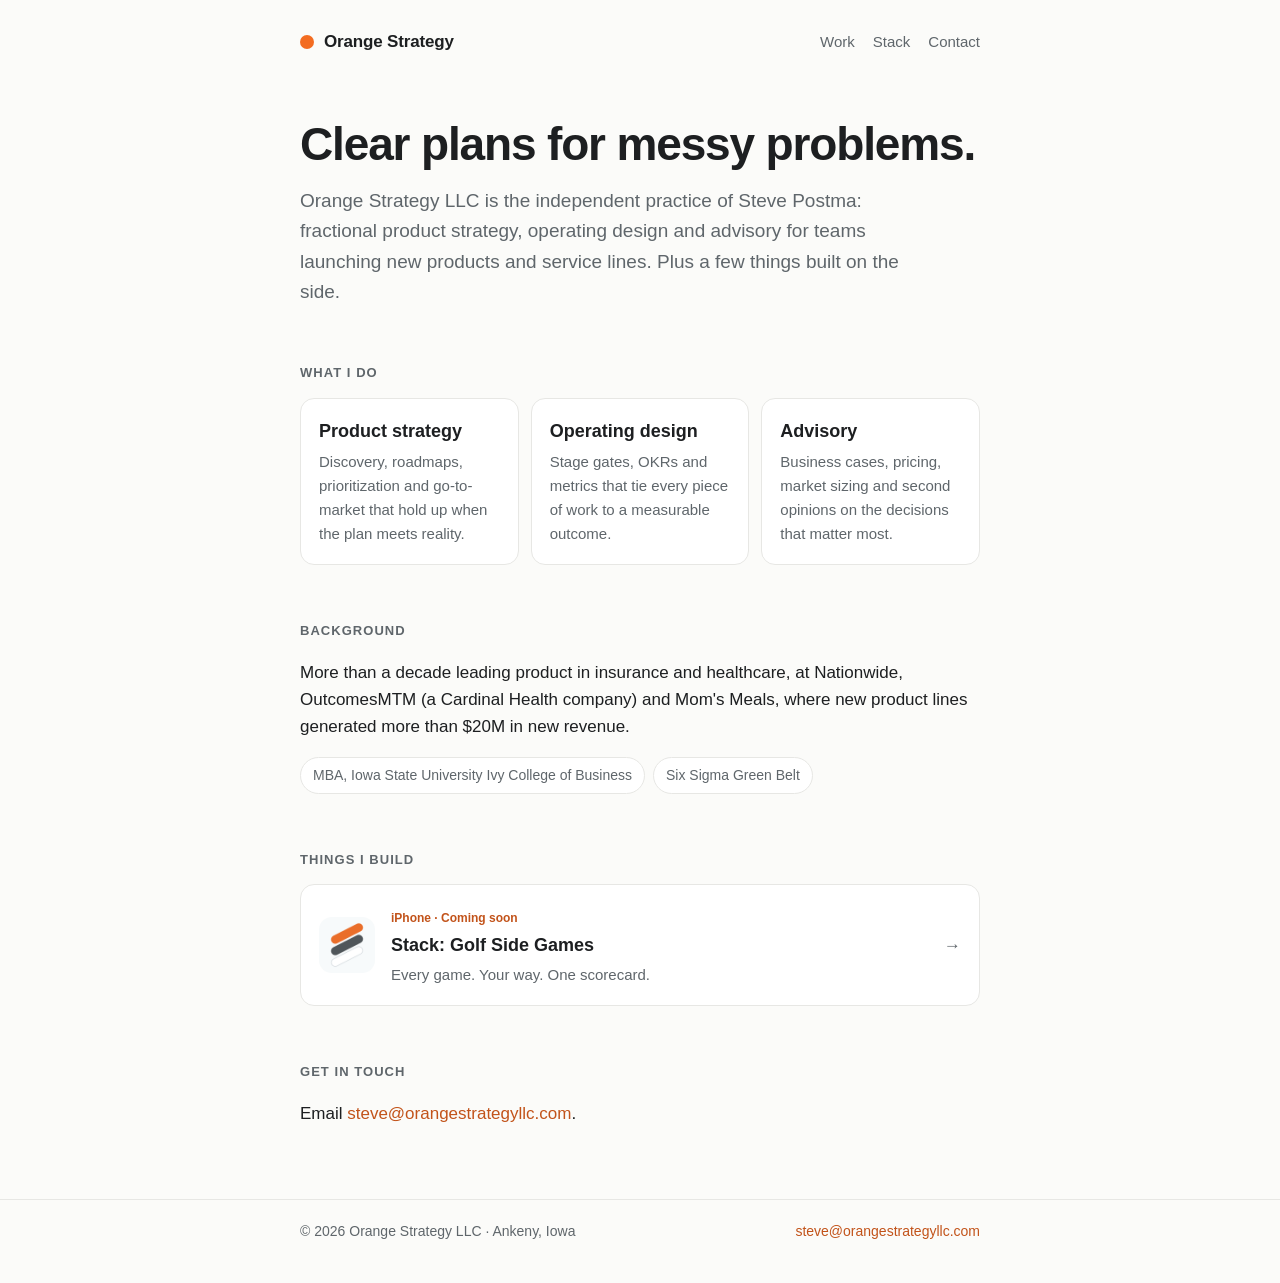
<file: index.html>
<!doctype html><html lang="en"><head><meta charset="utf-8"><meta name="viewport" content="width=device-width,initial-scale=1"><link rel="stylesheet" href="/assets/site.css"><link rel="icon" href="/assets/favicon.svg"><title>Orange Strategy LLC</title><meta name="description" content="Orange Strategy LLC: product strategy, business operations and advisory, plus a few things we build.">
</head><body><header class="site"><div class="wrap"><a class="mark" href="/"><span class="dot"></span>Orange Strategy</a><nav><a href="/#work">Work</a><a href="/stack/">Stack</a><a href="mailto:steve@orangestrategyllc.com">Contact</a></nav></div></header>
<main class="wrap">
<h1>Clear plans for messy problems.</h1>
<p class="lede">Orange Strategy LLC is the independent practice of Steve Postma: fractional product strategy, operating design and advisory for teams launching new products and service lines. Plus a few things built on the side.</p>

<h2 id="work">What I do</h2>
<div class="grid">
<div class="card"><h3>Product strategy</h3><p>Discovery, roadmaps, prioritization and go-to-market that hold up when the plan meets reality.</p></div>
<div class="card"><h3>Operating design</h3><p>Stage gates, OKRs and metrics that tie every piece of work to a measurable outcome.</p></div>
<div class="card"><h3>Advisory</h3><p>Business cases, pricing, market sizing and second opinions on the decisions that matter most.</p></div>
</div>

<h2>Background</h2>
<p>More than a decade leading product in insurance and healthcare, at Nationwide, OutcomesMTM (a Cardinal Health company) and Mom's Meals, where new product lines generated more than $20M in new revenue.</p>
<p class="creds"><span>MBA, Iowa State University Ivy College of Business</span><span>Six Sigma Green Belt</span></p>

<h2>Things I build</h2>
<a class="card" href="/stack/"><img class="icon" src="/assets/stack-icon.png" alt=""><div><span class="tag">iPhone · Coming soon</span><h3>Stack: Golf Side Games</h3><p>Every game. Your way. One scorecard.</p></div><span class="arrow">→</span></a>

<h2>Get in touch</h2>
<p>Email <a href="mailto:steve@orangestrategyllc.com">steve@orangestrategyllc.com</a>.</p>
</main>
<footer><div class="wrap"><span>© 2026 Orange Strategy LLC · Ankeny, Iowa</span><a href="mailto:steve@orangestrategyllc.com">steve@orangestrategyllc.com</a></div></footer></body></html>
</file>
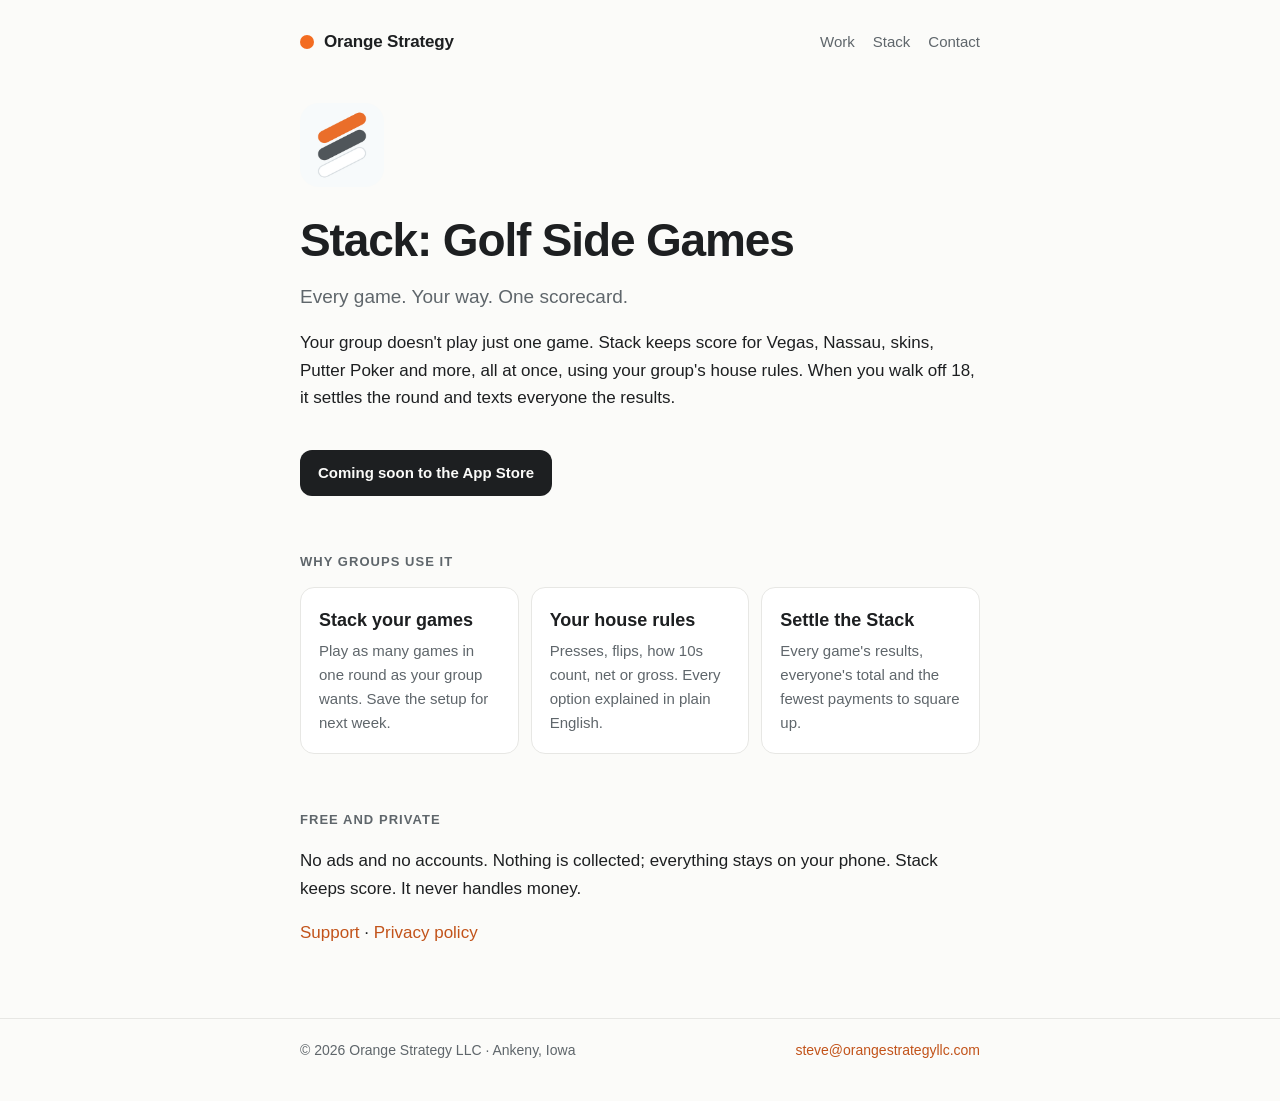
<file: stack/index.html>
<!doctype html><html lang="en"><head><meta charset="utf-8"><meta name="viewport" content="width=device-width,initial-scale=1"><link rel="stylesheet" href="/assets/site.css"><link rel="icon" href="/assets/favicon.svg"><title>Stack: Golf Side Games</title><meta name="description" content="Stack keeps score for all your golf side games at once, with your group's house rules, and settles who owes whom.">
</head><body><header class="site"><div class="wrap"><a class="mark" href="/"><span class="dot"></span>Orange Strategy</a><nav><a href="/#work">Work</a><a href="/stack/">Stack</a><a href="mailto:steve@orangestrategyllc.com">Contact</a></nav></div></header>
<main class="wrap">
<img class="icon" src="/assets/stack-icon.png" alt="Stack app icon" style="width:84px;height:84px;border-radius:19px;margin-top:40px">
<h1 style="margin-top:20px">Stack: Golf Side Games</h1>
<p class="lede">Every game. Your way. One scorecard.</p>
<p>Your group doesn't play just one game. Stack keeps score for Vegas, Nassau, skins, Putter Poker and more, all at once, using your group's house rules. When you walk off 18, it settles the round and texts everyone the results.</p>
<span class="badge">Coming soon to the App Store</span>

<h2>Why groups use it</h2>
<div class="grid">
<div class="card"><h3>Stack your games</h3><p>Play as many games in one round as your group wants. Save the setup for next week.</p></div>
<div class="card"><h3>Your house rules</h3><p>Presses, flips, how 10s count, net or gross. Every option explained in plain English.</p></div>
<div class="card"><h3>Settle the Stack</h3><p>Every game's results, everyone's total and the fewest payments to square up.</p></div>
</div>

<h2>Free and private</h2>
<p>No ads and no accounts. Nothing is collected; everything stays on your phone. Stack keeps score. It never handles money.</p>
<p><a href="/stack/support/">Support</a> · <a href="/stack/privacy/">Privacy policy</a></p>
</main>
<footer><div class="wrap"><span>© 2026 Orange Strategy LLC · Ankeny, Iowa</span><a href="mailto:steve@orangestrategyllc.com">steve@orangestrategyllc.com</a></div></footer></body></html>
</file>
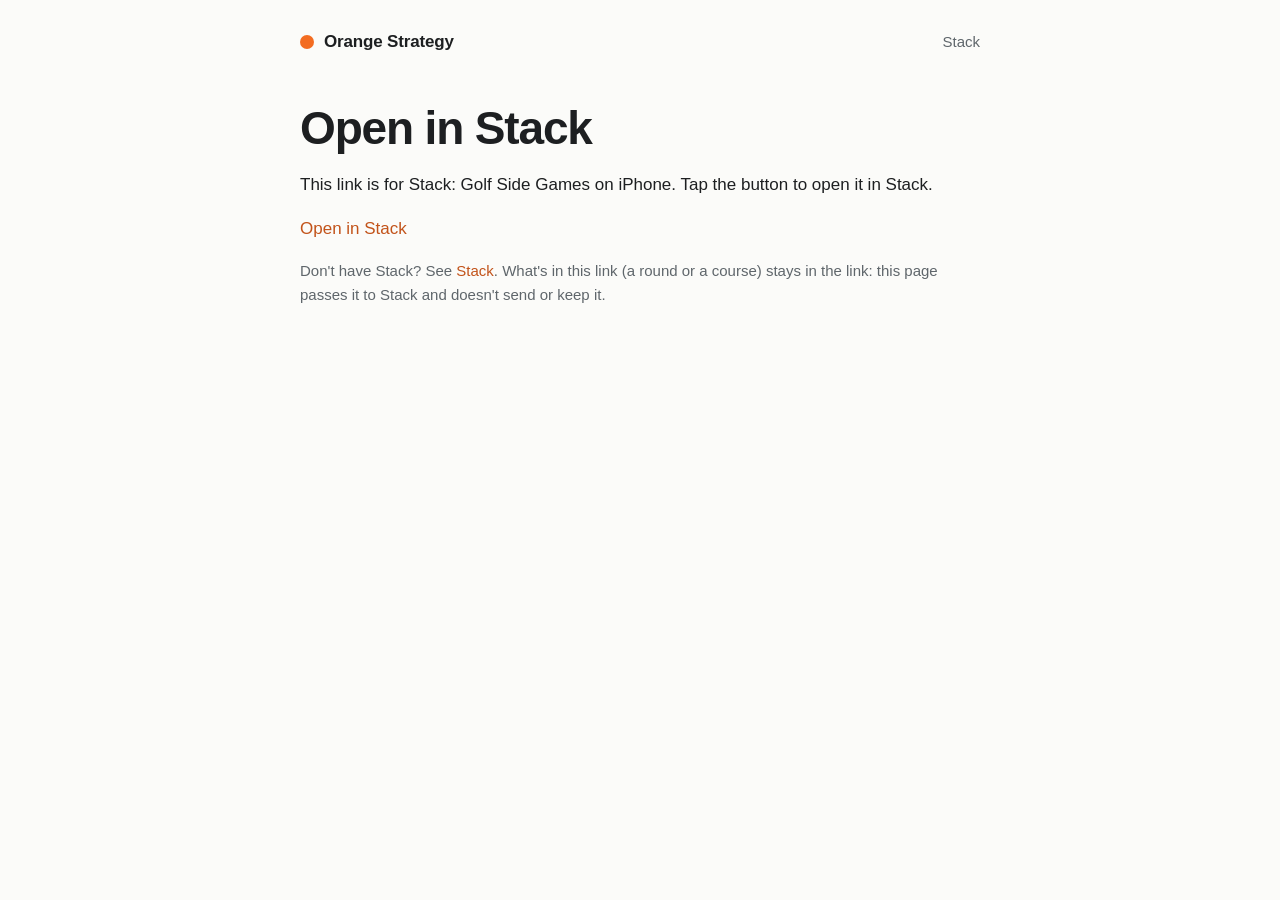
<file: stack/open/index.html>
<!doctype html><html lang="en"><head><meta charset="utf-8"><meta name="viewport" content="width=device-width,initial-scale=1"><link rel="stylesheet" href="/assets/site.css"><link rel="icon" href="/assets/favicon.svg"><title>Open in Stack</title><meta name="robots" content="noindex">
</head><body><header class="site"><div class="wrap"><a class="mark" href="/"><span class="dot"></span>Orange Strategy</a><nav><a href="/stack/">Stack</a></nav></div></header>
<main class="wrap doc"><h1>Open in Stack</h1>
<p>This link is for Stack: Golf Side Games on iPhone. Tap the button to open it in Stack.</p>
<p><a id="open" class="button" href="/stack/">Open in Stack</a></p>
<p class="meta">Don't have Stack? See <a href="/stack/">Stack</a>. What's in this link (a round or a course) stays in the link: this page passes it to Stack and doesn't send or keep it.</p>
</main>
<script>
// Follow along (D-308): everything after "#" stays on this phone (browsers never send it to the website).
(function () {
  var h = location.hash.slice(1);
  if (!/^k=(follow|ask|course)&d=[A-Za-z0-9_\-]{1,300000}$/.test(h)) return;
  var url = "stackgolf://share?" + h;
  document.getElementById("open").setAttribute("href", url);
  location.href = url;
})();
</script>
</body></html>
</file>
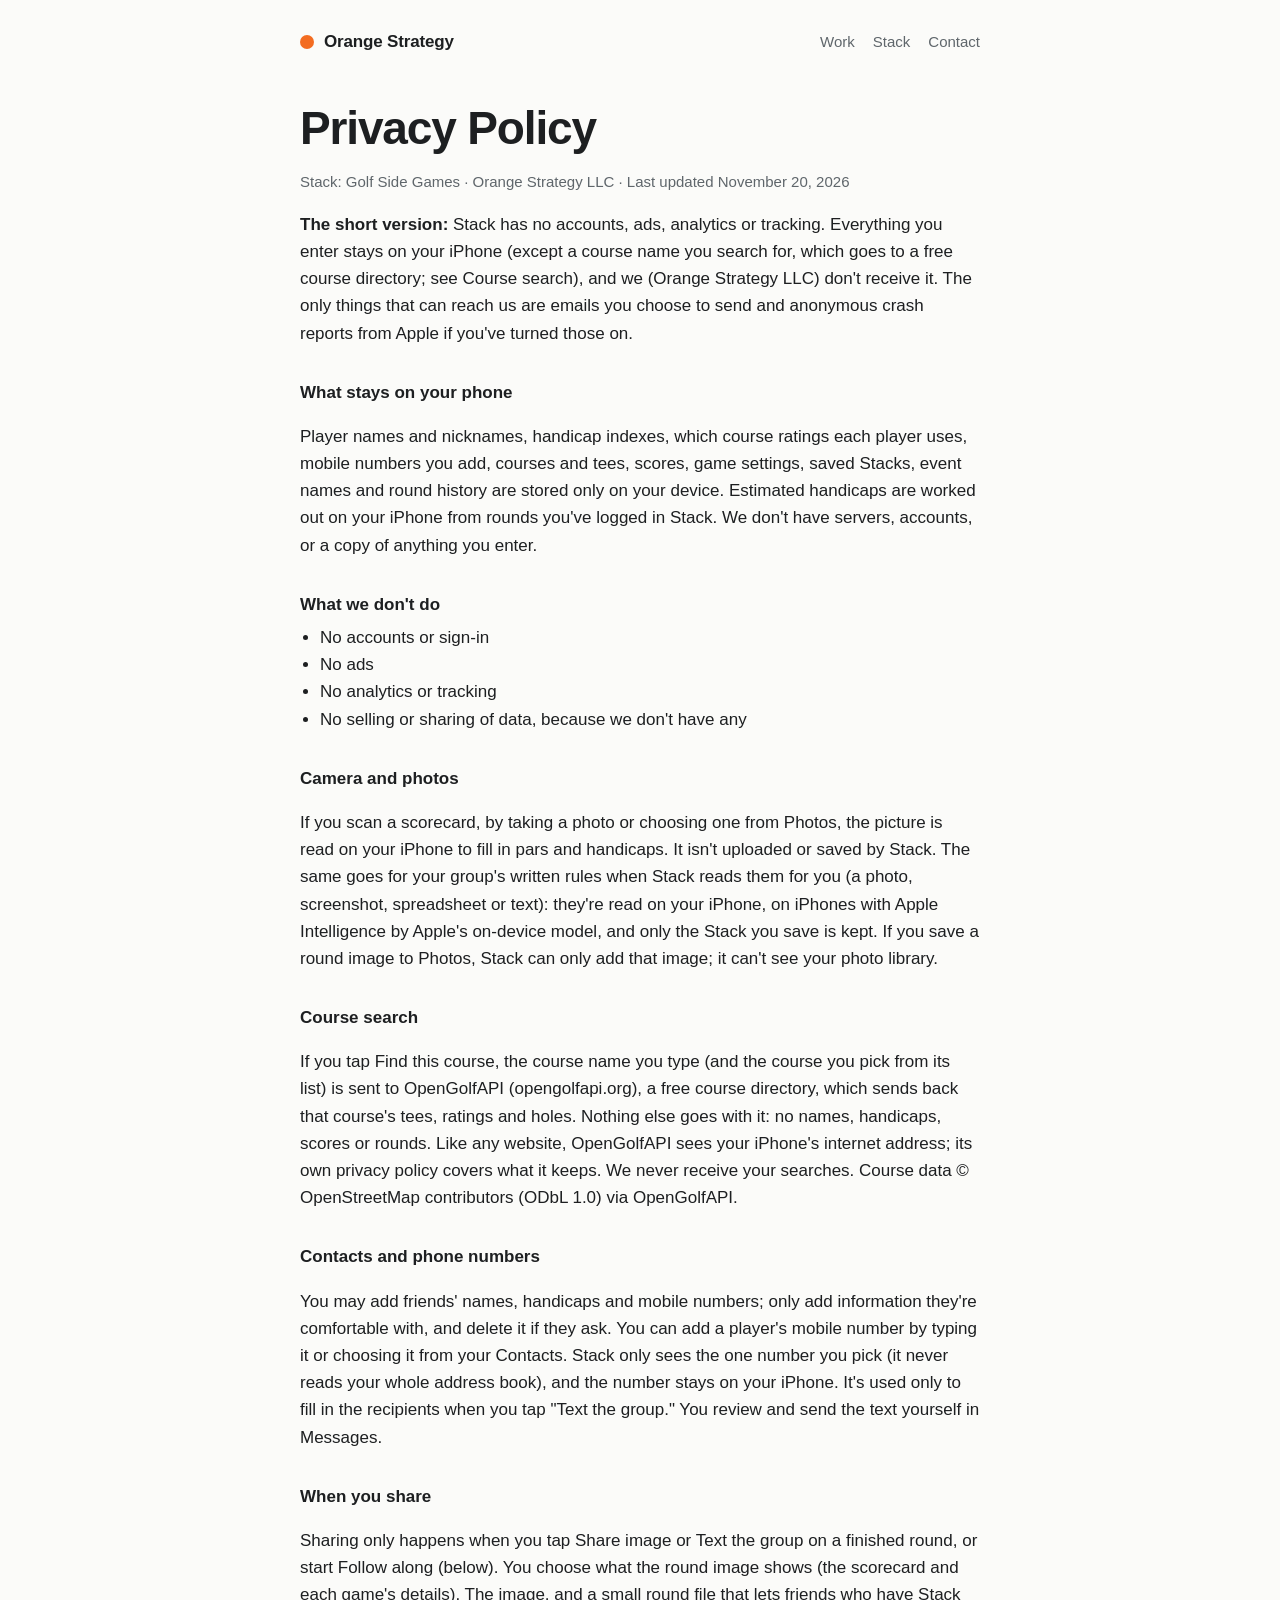
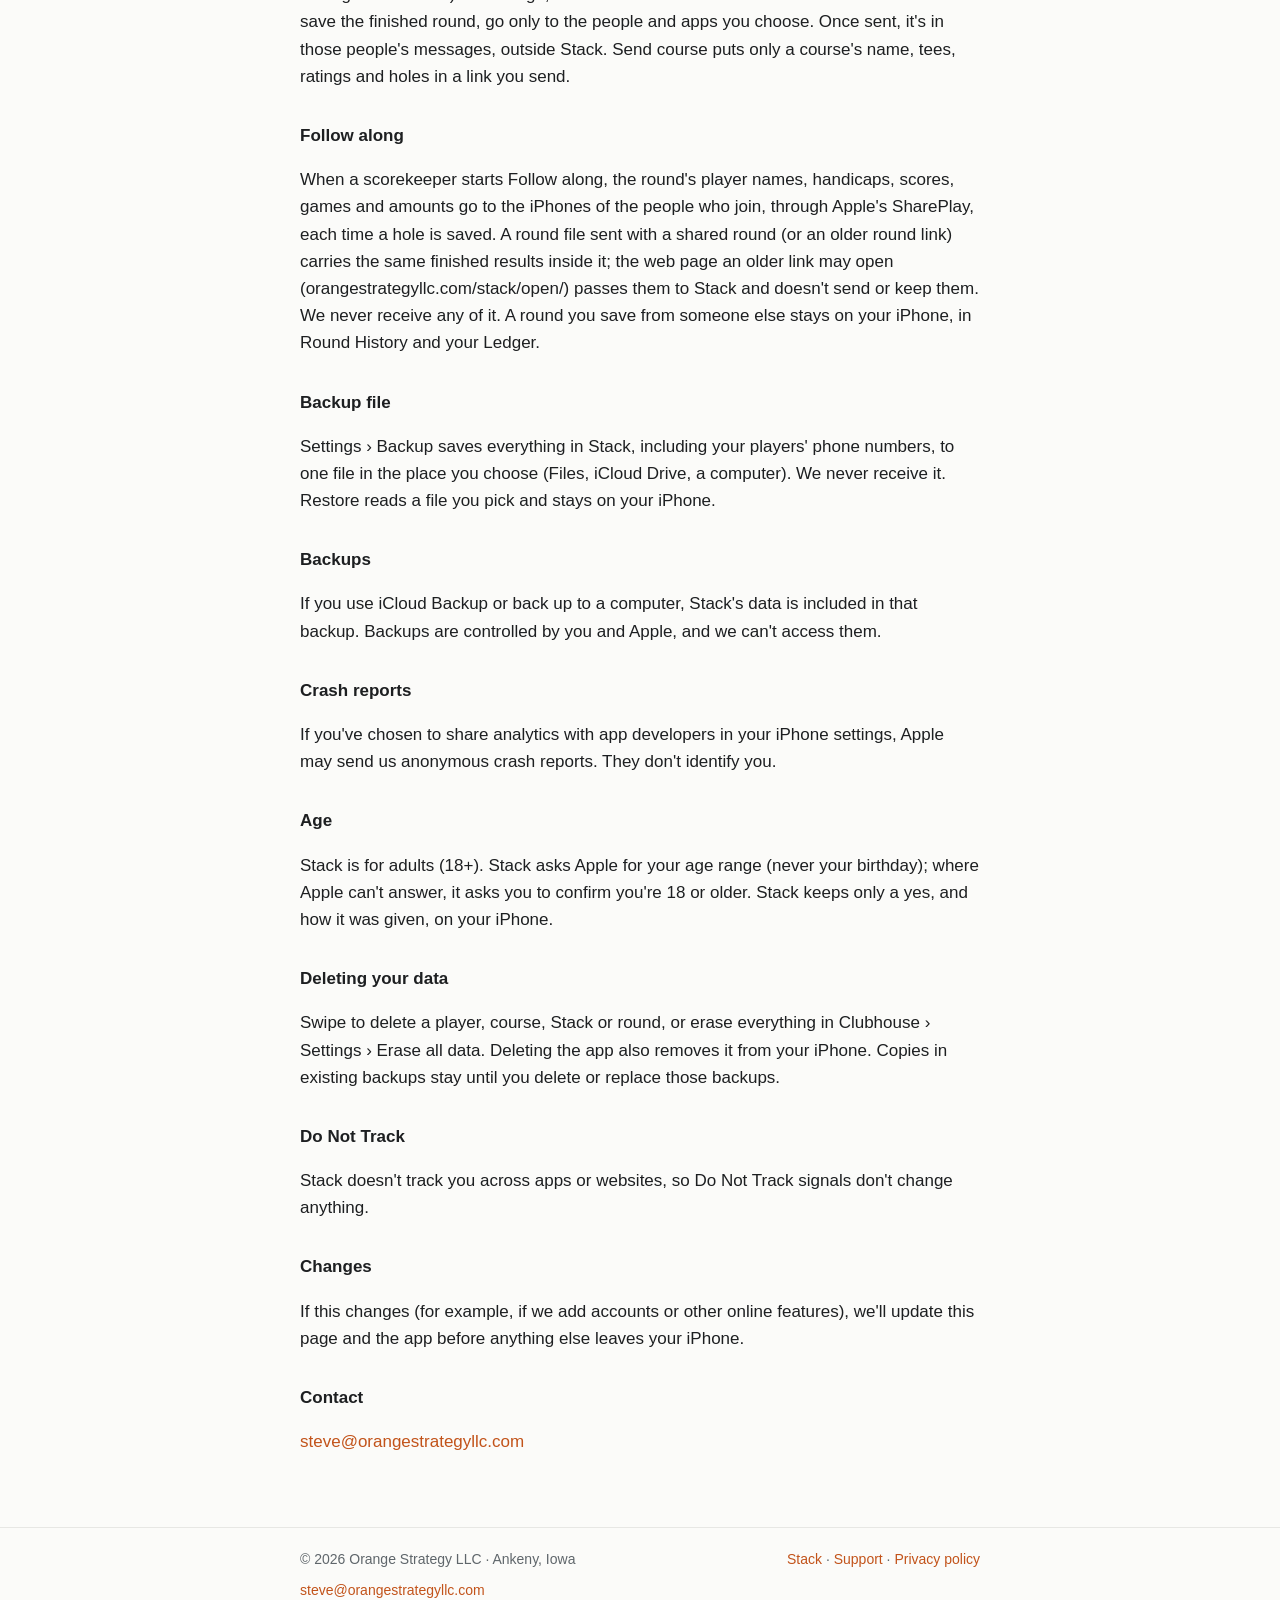
<file: stack/privacy/index.html>
<!doctype html><html lang="en"><head><meta charset="utf-8"><meta name="viewport" content="width=device-width,initial-scale=1"><link rel="stylesheet" href="/assets/site.css"><link rel="icon" href="/assets/favicon.svg"><title>Stack Privacy Policy</title><meta name="description" content="How Stack: Golf Side Games handles your data. Short version: it doesn't collect any.">
</head><body><header class="site"><div class="wrap"><a class="mark" href="/"><span class="dot"></span>Orange Strategy</a><nav><a href="/#work">Work</a><a href="/stack/">Stack</a><a href="mailto:steve@orangestrategyllc.com">Contact</a></nav></div></header>
<main class="wrap doc"><h1>Privacy Policy</h1><p class="meta">Stack: Golf Side Games · Orange Strategy LLC · Last updated November 20, 2026</p>

<p><strong>The short version:</strong> Stack has no accounts, ads, analytics or tracking. Everything you enter stays on your iPhone (except a course name you search for, which goes to a free course directory; see Course search), and we (Orange Strategy LLC) don't receive it. The only things that can reach us are emails you choose to send and anonymous crash reports from Apple if you've turned those on.</p>
<h2>What stays on your phone</h2>
<p>Player names and nicknames, handicap indexes, which course ratings each player uses, mobile numbers you add, courses and tees, scores, game settings, saved Stacks, event names and round history are stored only on your device. Estimated handicaps are worked out on your iPhone from rounds you've logged in Stack. We don't have servers, accounts, or a copy of anything you enter.</p>
<h2>What we don't do</h2>
<ul class="plain">
<li>No accounts or sign-in</li>
<li>No ads</li>
<li>No analytics or tracking</li>
<li>No selling or sharing of data, because we don't have any</li>
</ul>
<h2>Camera and photos</h2>
<p>If you scan a scorecard, by taking a photo or choosing one from Photos, the picture is read on your iPhone to fill in pars and handicaps. It isn't uploaded or saved by Stack. The same goes for your group's written rules when Stack reads them for you (a photo, screenshot, spreadsheet or text): they're read on your iPhone, on iPhones with Apple Intelligence by Apple's on-device model, and only the Stack you save is kept. If you save a round image to Photos, Stack can only add that image; it can't see your photo library.</p>
<h2>Course search</h2>
<p>If you tap Find this course, the course name you type (and the course you pick from its list) is sent to OpenGolfAPI (opengolfapi.org), a free course directory, which sends back that course's tees, ratings and holes. Nothing else goes with it: no names, handicaps, scores or rounds. Like any website, OpenGolfAPI sees your iPhone's internet address; its own privacy policy covers what it keeps. We never receive your searches. Course data © OpenStreetMap contributors (ODbL 1.0) via OpenGolfAPI.</p>
<h2>Contacts and phone numbers</h2>
<p>You may add friends' names, handicaps and mobile numbers; only add information they're comfortable with, and delete it if they ask. You can add a player's mobile number by typing it or choosing it from your Contacts. Stack only sees the one number you pick (it never reads your whole address book), and the number stays on your iPhone. It's used only to fill in the recipients when you tap "Text the group." You review and send the text yourself in Messages.</p>
<h2>When you share</h2>
<p>Sharing only happens when you tap Share image or Text the group on a finished round, or start Follow along (below). You choose what the round image shows (the scorecard and each game's details). The image, and a small round file that lets friends who have Stack save the finished round, go only to the people and apps you choose. Once sent, it's in those people's messages, outside Stack. Send course puts only a course's name, tees, ratings and holes in a link you send.</p>
<h2>Follow along</h2>
<p>When a scorekeeper starts Follow along, the round's player names, handicaps, scores, games and amounts go to the iPhones of the people who join, through Apple's SharePlay, each time a hole is saved. A round file sent with a shared round (or an older round link) carries the same finished results inside it; the web page an older link may open (orangestrategyllc.com/stack/open/) passes them to Stack and doesn't send or keep them. We never receive any of it. A round you save from someone else stays on your iPhone, in Round History and your Ledger.</p>
<h2>Backup file</h2>
<p>Settings › Backup saves everything in Stack, including your players' phone numbers, to one file in the place you choose (Files, iCloud Drive, a computer). We never receive it. Restore reads a file you pick and stays on your iPhone.</p>
<h2>Backups</h2>
<p>If you use iCloud Backup or back up to a computer, Stack's data is included in that backup. Backups are controlled by you and Apple, and we can't access them.</p>
<h2>Crash reports</h2>
<p>If you've chosen to share analytics with app developers in your iPhone settings, Apple may send us anonymous crash reports. They don't identify you.</p>
<h2>Age</h2>
<p>Stack is for adults (18+). Stack asks Apple for your age range (never your birthday); where Apple can't answer, it asks you to confirm you're 18 or older. Stack keeps only a yes, and how it was given, on your iPhone.</p>
<h2>Deleting your data</h2>
<p>Swipe to delete a player, course, Stack or round, or erase everything in Clubhouse › Settings › Erase all data. Deleting the app also removes it from your iPhone. Copies in existing backups stay until you delete or replace those backups.</p>
<h2>Do Not Track</h2>
<p>Stack doesn't track you across apps or websites, so Do Not Track signals don't change anything.</p>
<h2>Changes</h2>
<p>If this changes (for example, if we add accounts or other online features), we'll update this page and the app before anything else leaves your iPhone.</p>
<h2>Contact</h2>
<p><a href="mailto:steve@orangestrategyllc.com">steve@orangestrategyllc.com</a></p></main>
<footer><div class="wrap"><span>© 2026 Orange Strategy LLC · Ankeny, Iowa</span><span><a href="/stack/">Stack</a> · <a href="/stack/support/">Support</a> · <a href="/stack/privacy/">Privacy policy</a></span><a href="mailto:steve@orangestrategyllc.com">steve@orangestrategyllc.com</a></div></footer></body></html>
</file>
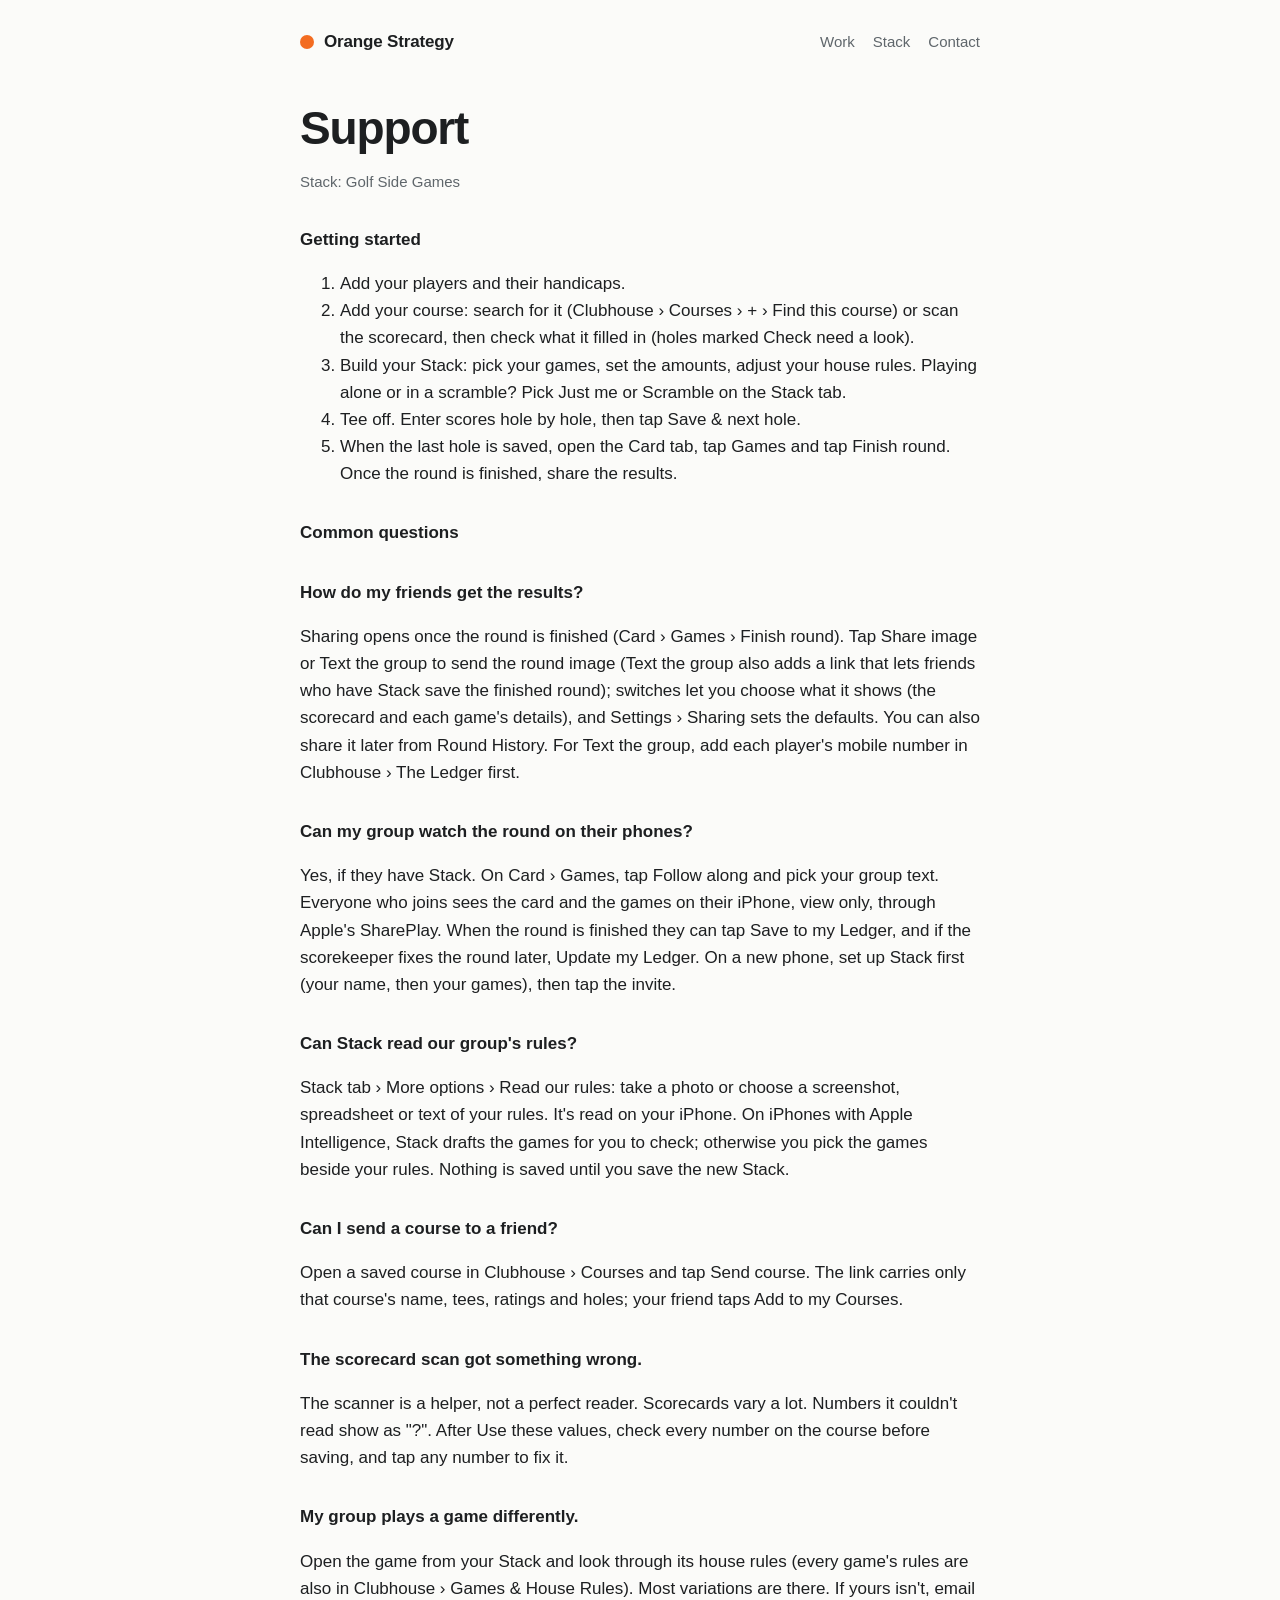
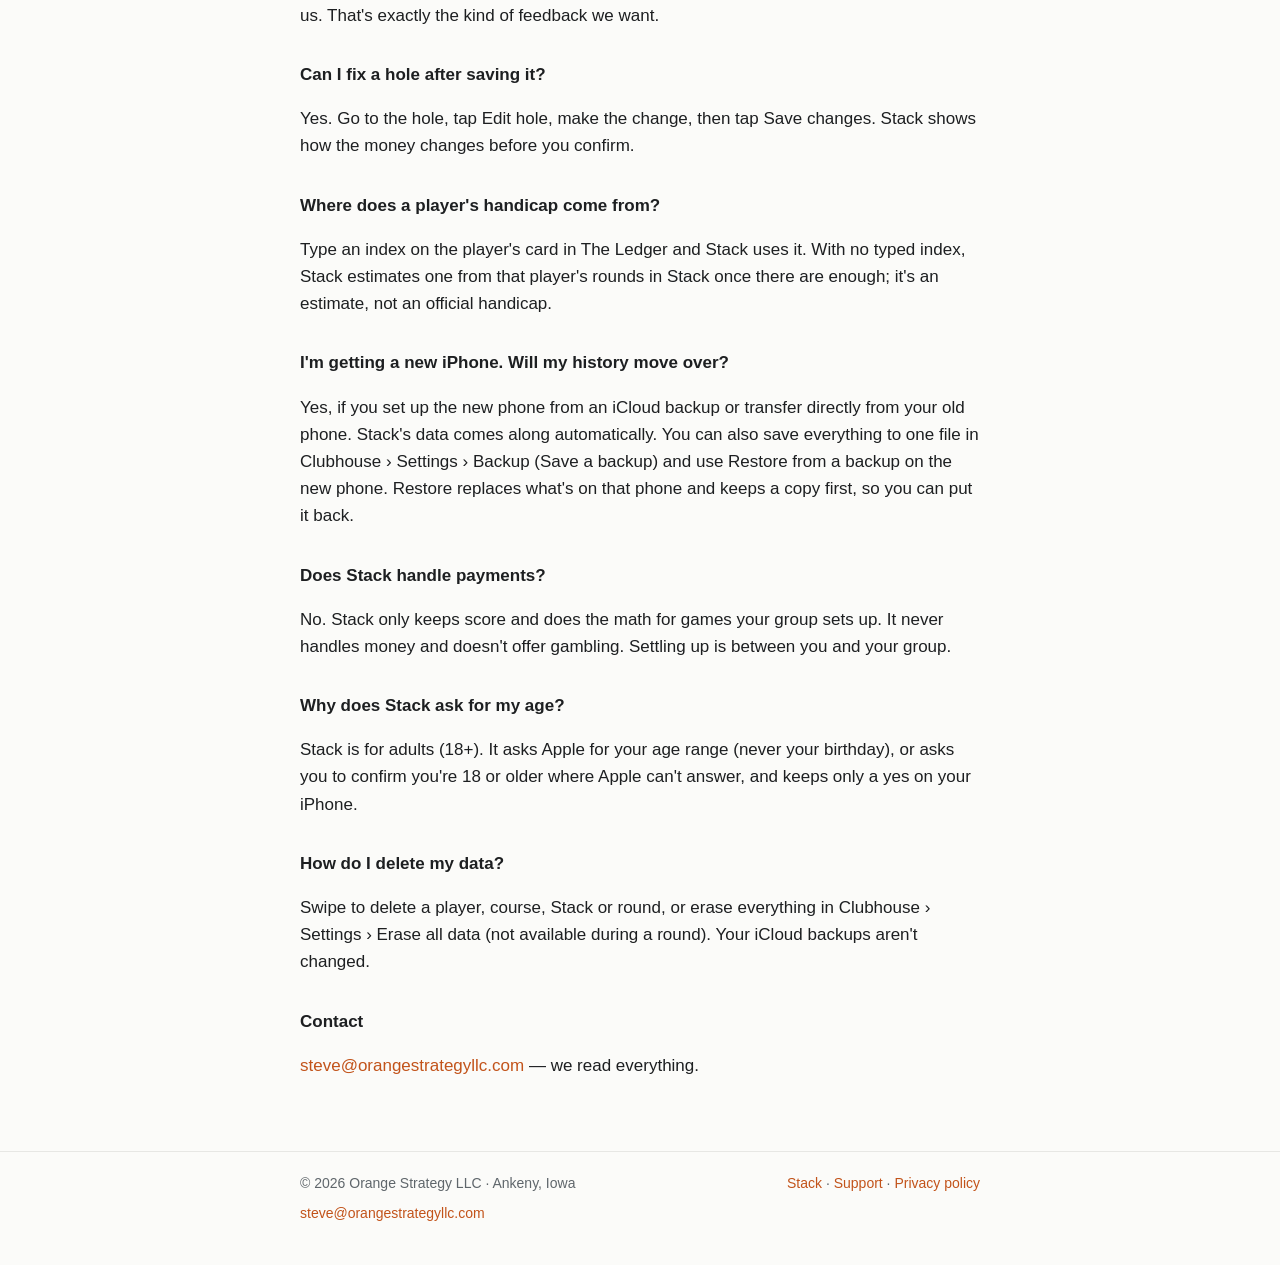
<file: stack/support/index.html>
<!doctype html><html lang="en"><head><meta charset="utf-8"><meta name="viewport" content="width=device-width,initial-scale=1"><link rel="stylesheet" href="/assets/site.css"><link rel="icon" href="/assets/favicon.svg"><title>Stack Support</title><meta name="description" content="Getting started with Stack: Golf Side Games, common questions and how to reach us.">
</head><body><header class="site"><div class="wrap"><a class="mark" href="/"><span class="dot"></span>Orange Strategy</a><nav><a href="/#work">Work</a><a href="/stack/">Stack</a><a href="mailto:steve@orangestrategyllc.com">Contact</a></nav></div></header>
<main class="wrap doc"><h1>Support</h1><p class="meta">Stack: Golf Side Games</p>


<h2>Getting started</h2>
<ol>
<li>Add your players and their handicaps.</li>
<li>Add your course: search for it (Clubhouse › Courses › + › Find this course) or scan the scorecard, then check what it filled in (holes marked Check need a look).</li>
<li>Build your Stack: pick your games, set the amounts, adjust your house rules. Playing alone or in a scramble? Pick Just me or Scramble on the Stack tab.</li>
<li>Tee off. Enter scores hole by hole, then tap Save &amp; next hole.</li>
<li>When the last hole is saved, open the Card tab, tap Games and tap Finish round. Once the round is finished, share the results.</li>
</ol>
<h2>Common questions</h2>
<h2>How do my friends get the results?</h2>
<p>Sharing opens once the round is finished (Card › Games › Finish round). Tap Share image or Text the group to send the round image (Text the group also adds a link that lets friends who have Stack save the finished round); switches let you choose what it shows (the scorecard and each game's details), and Settings › Sharing sets the defaults. You can also share it later from Round History. For Text the group, add each player's mobile number in Clubhouse › The Ledger first.</p>
<h2>Can my group watch the round on their phones?</h2>
<p>Yes, if they have Stack. On Card › Games, tap Follow along and pick your group text. Everyone who joins sees the card and the games on their iPhone, view only, through Apple's SharePlay. When the round is finished they can tap Save to my Ledger, and if the scorekeeper fixes the round later, Update my Ledger. On a new phone, set up Stack first (your name, then your games), then tap the invite.</p>
<h2>Can Stack read our group's rules?</h2>
<p>Stack tab › More options › Read our rules: take a photo or choose a screenshot, spreadsheet or text of your rules. It's read on your iPhone. On iPhones with Apple Intelligence, Stack drafts the games for you to check; otherwise you pick the games beside your rules. Nothing is saved until you save the new Stack.</p>
<h2>Can I send a course to a friend?</h2>
<p>Open a saved course in Clubhouse › Courses and tap Send course. The link carries only that course's name, tees, ratings and holes; your friend taps Add to my Courses.</p>
<h2>The scorecard scan got something wrong.</h2>
<p>The scanner is a helper, not a perfect reader. Scorecards vary a lot. Numbers it couldn't read show as "?". After Use these values, check every number on the course before saving, and tap any number to fix it.</p>
<h2>My group plays a game differently.</h2>
<p>Open the game from your Stack and look through its house rules (every game's rules are also in Clubhouse › Games &amp; House Rules). Most variations are there. If yours isn't, email us. That's exactly the kind of feedback we want.</p>
<h2>Can I fix a hole after saving it?</h2>
<p>Yes. Go to the hole, tap Edit hole, make the change, then tap Save changes. Stack shows how the money changes before you confirm.</p>
<h2>Where does a player's handicap come from?</h2>
<p>Type an index on the player's card in The Ledger and Stack uses it. With no typed index, Stack estimates one from that player's rounds in Stack once there are enough; it's an estimate, not an official handicap.</p>
<h2>I'm getting a new iPhone. Will my history move over?</h2>
<p>Yes, if you set up the new phone from an iCloud backup or transfer directly from your old phone. Stack's data comes along automatically. You can also save everything to one file in Clubhouse › Settings › Backup (Save a backup) and use Restore from a backup on the new phone. Restore replaces what's on that phone and keeps a copy first, so you can put it back.</p>
<h2>Does Stack handle payments?</h2>
<p>No. Stack only keeps score and does the math for games your group sets up. It never handles money and doesn't offer gambling. Settling up is between you and your group.</p>
<h2>Why does Stack ask for my age?</h2>
<p>Stack is for adults (18+). It asks Apple for your age range (never your birthday), or asks you to confirm you're 18 or older where Apple can't answer, and keeps only a yes on your iPhone.</p>
<h2>How do I delete my data?</h2>
<p>Swipe to delete a player, course, Stack or round, or erase everything in Clubhouse › Settings › Erase all data (not available during a round). Your iCloud backups aren't changed.</p>
<h2>Contact</h2>
<p><a href="mailto:steve@orangestrategyllc.com">steve@orangestrategyllc.com</a> — we read everything.</p></main>
<footer><div class="wrap"><span>© 2026 Orange Strategy LLC · Ankeny, Iowa</span><span><a href="/stack/">Stack</a> · <a href="/stack/support/">Support</a> · <a href="/stack/privacy/">Privacy policy</a></span><a href="mailto:steve@orangestrategyllc.com">steve@orangestrategyllc.com</a></div></footer></body></html>
</file>
<file: assets/site.css>
:root{--oranje:#F36C21;--oranje-text:#C2531A;--ink:#1d1f21;--muted:#5f666b;--line:#e7e7e4;--bg:#fbfbf9;--card:#fff}
@media (prefers-color-scheme:dark){:root{--oranje-text:#F58A4E;--ink:#f1f1ef;--muted:#a3a9ad;--line:#2c2f31;--bg:#141516;--card:#1b1c1e}}
*{box-sizing:border-box}
html{-webkit-text-size-adjust:100%}
body{margin:0;background:var(--bg);color:var(--ink);font:17px/1.6 -apple-system,BlinkMacSystemFont,"SF Pro Text","Segoe UI",Roboto,Helvetica,Arial,sans-serif}
a{color:var(--oranje-text);text-decoration:none}a:hover{text-decoration:underline}
.wrap{max-width:720px;margin:0 auto;padding:0 20px}
header.site{padding:28px 0 8px}
header.site .wrap{display:flex;align-items:center;justify-content:space-between;gap:16px}
.mark{display:flex;align-items:center;gap:10px;color:var(--ink);font-weight:650;letter-spacing:-.01em}
.mark:hover{text-decoration:none}
.dot{width:14px;height:14px;border-radius:50%;background:var(--oranje);display:inline-block}
nav a{color:var(--muted);margin-left:18px;font-size:15px}
h1{font-size:clamp(32px,6vw,46px);line-height:1.1;letter-spacing:-.025em;margin:56px 0 16px;font-weight:700}
h2{font-size:13px;letter-spacing:.08em;text-transform:uppercase;color:var(--muted);margin:56px 0 14px;font-weight:600}
h3{font-size:18px;margin:0 0 4px}
p.lede{font-size:19px;color:var(--muted);margin:0 0 8px;max-width:600px}
.grid{display:grid;grid-template-columns:repeat(auto-fit,minmax(200px,1fr));gap:12px}
.card{background:var(--card);border:1px solid var(--line);border-radius:14px;padding:18px}
.card p{margin:0;color:var(--muted);font-size:15px}
a.card{display:flex;align-items:center;gap:16px;color:var(--ink)}
a.card:hover{text-decoration:none;border-color:var(--oranje)}
.icon{width:56px;height:56px;border-radius:13px;flex:none}
.tag{font-size:12px;color:var(--oranje-text);font-weight:600}
.arrow{margin-left:auto;color:var(--muted)}
footer{margin:72px 0 40px;padding-top:20px;border-top:1px solid var(--line);color:var(--muted);font-size:14px}
footer .wrap{display:flex;flex-wrap:wrap;gap:8px 20px;justify-content:space-between}
.doc h1{margin-top:40px}
.doc h2{font-size:17px;text-transform:none;letter-spacing:0;color:var(--ink);margin:32px 0 6px}
.doc p,.doc li{color:var(--ink)}
.doc .meta{color:var(--muted);font-size:15px}
.badge{display:inline-block;margin-top:22px;padding:11px 18px;border-radius:12px;background:var(--ink);color:var(--bg);font-weight:600;font-size:15px}
ul.plain{padding-left:20px;margin:6px 0}
.mark{white-space:nowrap}
@media (max-width:480px){nav a{margin-left:12px;font-size:14px}.mark{font-size:16px}h1{margin-top:40px}}
.creds{display:flex;flex-wrap:wrap;gap:8px;margin-top:14px}
.creds span{font-size:14px;padding:6px 12px;border:1px solid var(--line);border-radius:999px;background:var(--card);color:var(--muted)}
</file>
